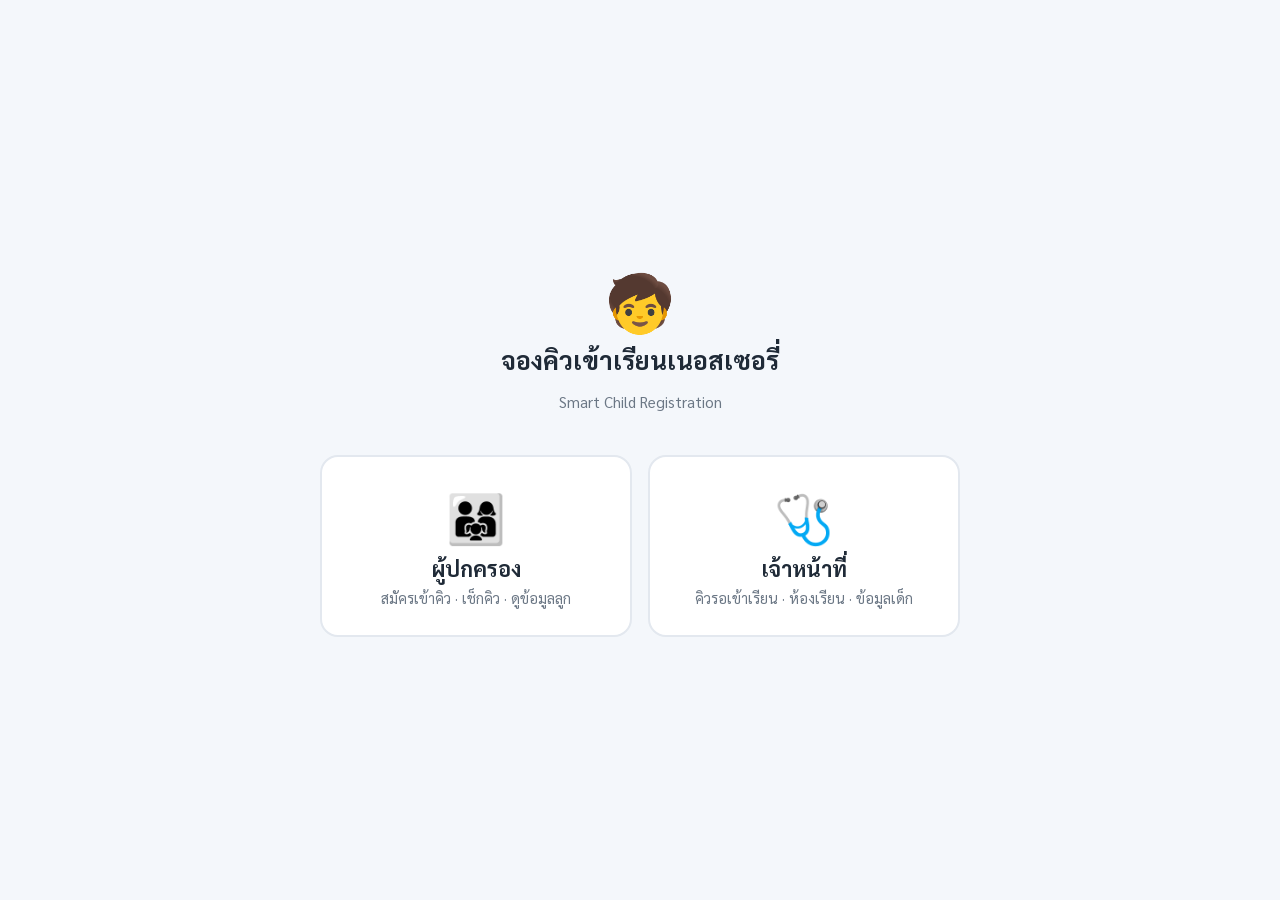
<file: docs/index.html>
<!doctype html>
<html lang="th">
<head>
  <meta charset="utf-8">
  <meta name="viewport" content="width=device-width, initial-scale=1">
  <title>จองคิวเนอสเซอรี่</title>
  <link rel="preconnect" href="https://fonts.googleapis.com">
  <link href="https://fonts.googleapis.com/css2?family=Sarabun:wght@400;500;600;700&display=swap" rel="stylesheet">
  <link rel="stylesheet" href="style.css">
</head>
<body>
  <main class="landing">
    <div class="landing-head">
      <div class="logo">🧒</div>
      <h1>จองคิวเข้าเรียนเนอสเซอรี่</h1>
      <p class="muted">Smart Child Registration</p>
    </div>
    <div class="landing-choices">
      <a class="choice" href="parent.html">
        <span class="choice-icon">👨‍👩‍👧</span>
        <b>ผู้ปกครอง</b>
        <span>สมัครเข้าคิว · เช็กคิว · ดูข้อมูลลูก</span>
      </a>
      <a class="choice staff" href="staff.html">
        <span class="choice-icon">🩺</span>
        <b>เจ้าหน้าที่</b>
        <span>คิวรอเข้าเรียน · ห้องเรียน · ข้อมูลเด็ก</span>
      </a>
    </div>
  </main>
</body>
</html>
</file>
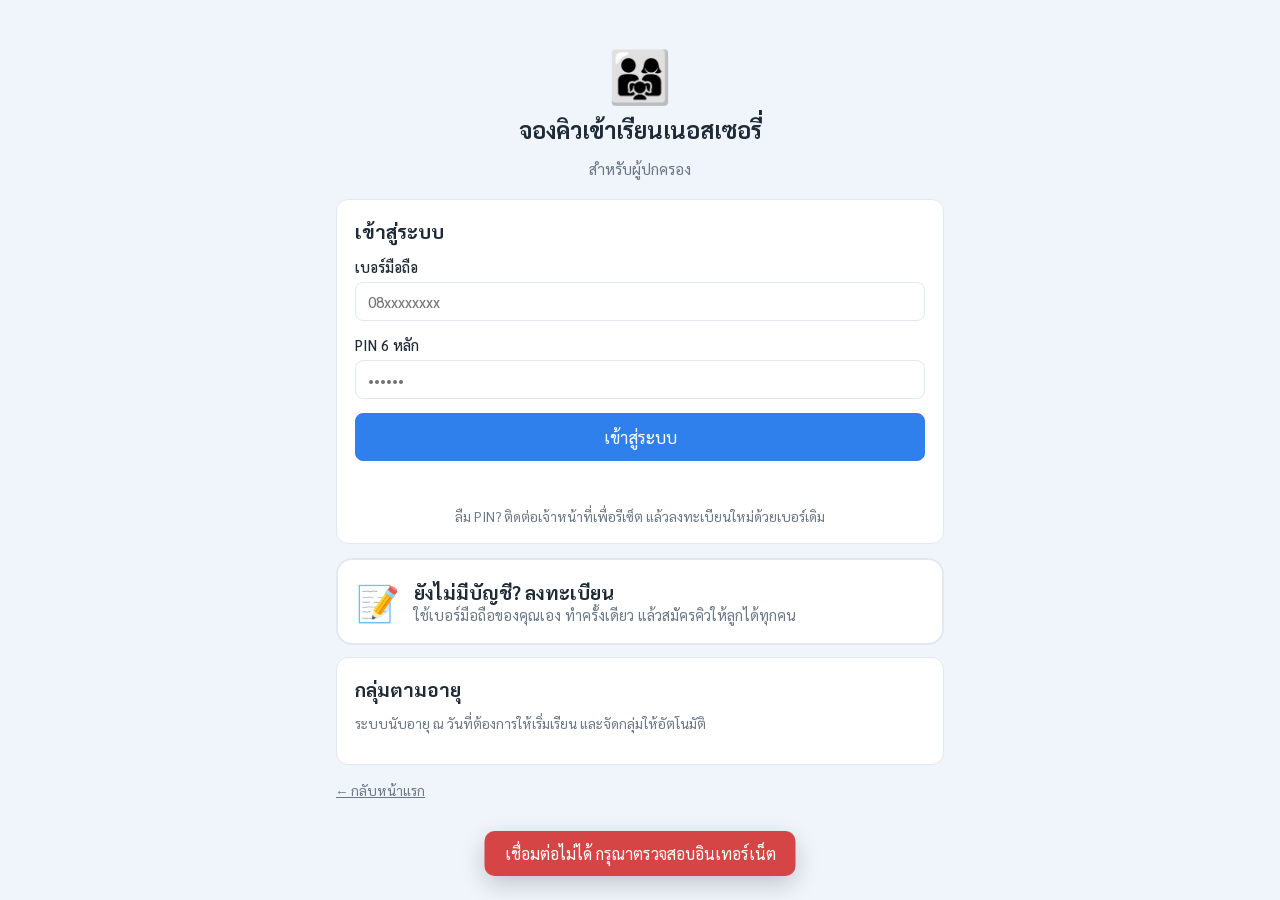
<file: docs/parent.html>
<!doctype html>
<html lang="th">
<head>
  <meta charset="utf-8">
  <meta name="viewport" content="width=device-width, initial-scale=1">
  <title>ผู้ปกครอง · จองคิวเนอสเซอรี่</title>
  <link rel="preconnect" href="https://fonts.googleapis.com">
  <link href="https://fonts.googleapis.com/css2?family=Sarabun:wght@400;500;600;700&display=swap" rel="stylesheet">
  <link rel="stylesheet" href="style.css">
</head>
<body class="parent">
  <div class="loading-bar"></div>

  <!-- เข้าสู่ระบบ -->
  <section id="screen-login" class="screen p-main" hidden>
    <div class="p-hero">
      <div class="logo">👨‍👩‍👧</div>
      <h1>จองคิวเข้าเรียนเนอสเซอรี่</h1>
      <p class="muted">สำหรับผู้ปกครอง</p>
    </div>
    <form id="login-form" class="card form">
      <h2>เข้าสู่ระบบ</h2>
      <label class="full">เบอร์มือถือ
        <input id="login-phone" type="tel" inputmode="numeric" autocomplete="tel" placeholder="08xxxxxxxx" maxlength="12" required>
      </label>
      <label class="full">PIN 6 หลัก
        <input id="login-pin" type="password" inputmode="numeric" autocomplete="current-password" maxlength="6" pattern="[0-9]{6}" placeholder="••••••" required>
      </label>
      <button class="btn primary lg full" type="submit">เข้าสู่ระบบ</button>
      <div id="login-msg" class="login-msg full"></div>
      <p class="hint full center">ลืม PIN? ติดต่อเจ้าหน้าที่เพื่อรีเซ็ต แล้วลงทะเบียนใหม่ด้วยเบอร์เดิม</p>
    </form>
    <button class="big-choice" data-screen="register">
      <span>📝</span><b>ยังไม่มีบัญชี? ลงทะเบียน</b><small>ใช้เบอร์มือถือของคุณเอง ทำครั้งเดียว แล้วสมัครคิวให้ลูกได้ทุกคน</small>
    </button>
    <div class="card">
      <h2>กลุ่มตามอายุ</h2>
      <div id="group-table"></div>
      <p class="hint">ระบบนับอายุ ณ วันที่ต้องการให้เริ่มเรียน และจัดกลุ่มให้อัตโนมัติ</p>
    </div>
    <a class="hint center" href="index.html">← กลับหน้าแรก</a>
  </section>

  <!-- ลงทะเบียนผู้ปกครอง -->
  <section id="screen-register" class="screen p-main" hidden>
    <button class="btn sm back" data-screen="login">← ย้อนกลับ</button>
    <form id="register-form" class="card form">
      <h2>ลงทะเบียนผู้ปกครอง</h2>
      <label class="full"><span>ชื่อ-นามสกุล <span class="req">*</span></span><input name="name" autocomplete="name" required></label>
      <label class="full"><span>เบอร์มือถือของคุณ <span class="req">*</span></span>
        <input name="phone" type="tel" inputmode="numeric" autocomplete="tel" placeholder="08xxxxxxxx" maxlength="12" required>
        <span class="hint">ใช้เบอร์นี้เข้าสู่ระบบ และเจ้าหน้าที่จะโทรติดต่อเมื่อมีที่ว่าง</span>
      </label>
      <label><span>ตั้ง PIN 6 หลัก <span class="req">*</span></span>
        <input name="pin" type="password" inputmode="numeric" autocomplete="new-password" maxlength="6" pattern="[0-9]{6}" placeholder="••••••" required>
      </label>
      <label><span>ยืนยัน PIN <span class="req">*</span></span>
        <input name="pin2" type="password" inputmode="numeric" autocomplete="new-password" maxlength="6" pattern="[0-9]{6}" placeholder="••••••" required>
      </label>
      <p class="hint full">PIN เป็นตัวเลข 6 หลัก ห้ามเดาง่าย เช่น 111111 หรือ 123456 จดไว้ให้ดี</p>
      <label class="full" id="verify-row" hidden><span>เลขบัตรประชาชน (หรือ HN) ของลูก <span class="req">*</span></span>
        <input name="verify" inputmode="numeric" autocomplete="off" placeholder="เพื่อยืนยันว่าเป็นผู้ปกครองของเด็กที่เคยสมัครด้วยเบอร์นี้">
      </label>
      <label class="full check-row">
        <input type="checkbox" name="consent" required>
        <span>ยินยอมให้เก็บข้อมูลของข้าพเจ้าและบุตรเพื่อใช้ในการพิจารณารับเด็กเข้าเรียนและติดต่อผู้ปกครองเท่านั้น</span>
      </label>
      <button type="submit" class="btn primary lg full">ลงทะเบียน</button>
      <div id="register-msg" class="login-msg full"></div>
    </form>
  </section>

  <!-- หน้าหลัก -->
  <section id="screen-home" class="screen" hidden>
    <header class="p-head">
      <div>
        <div class="p-name" id="p-name"></div>
        <div class="sub" id="p-sub"></div>
      </div>
      <div class="btns">
        <button class="btn sm" id="btn-pin">เปลี่ยน PIN</button>
        <button class="btn sm" id="btn-logout">ออก</button>
      </div>
    </header>
    <main class="p-main">
      <div id="notice"></div>
      <div id="children-list"></div>
      <button class="btn primary lg full-w" data-screen="add">+ เพิ่มลูก / สมัครเข้าคิว</button>
      <button class="btn full-w" id="btn-refresh" style="margin-top:10px">🔄 อัปเดตสถานะคิว</button>
    </main>
  </section>

  <!-- เพิ่มลูก -->
  <section id="screen-add" class="screen p-main" hidden>
    <button class="btn sm back" data-screen="home">← ย้อนกลับ</button>
    <form id="add-form" class="card form">
      <h2>ข้อมูลของลูก</h2>
      <label><span>ชื่อ <span class="req">*</span></span><input name="first_name" required></label>
      <label><span>นามสกุล <span class="req">*</span></span><input name="last_name" required></label>
      <label>ชื่อเล่น<input name="nickname"></label>
      <label>เพศ
        <select name="gender"><option value="">-</option><option>ชาย</option><option>หญิง</option></select>
      </label>
      <label><span>วันเกิด <span class="req">*</span></span><input type="date" name="birth_date" id="ap-birth" required></label>
      <label><span>เลขบัตรประชาชนของลูก <span class="req">*</span></span>
        <input name="citizen_id" inputmode="numeric" maxlength="17" placeholder="13 หลัก" required>
      </label>
      <label class="full">ประวัติแพ้ยา / แพ้อาหาร<input name="allergies" placeholder="ถ้าไม่มีให้เว้นว่าง"></label>
      <label class="full">โรคประจำตัว<input name="conditions" placeholder="ถ้าไม่มีให้เว้นว่าง"></label>
      <label>เกี่ยวข้องกับน้องเป็น
        <select name="parent_relation"><option value="">-</option><option>บิดา</option><option>มารดา</option><option>ปู่/ย่า/ตา/ยาย</option><option>ญาติ</option><option>ผู้ดูแล</option></select>
      </label>
      <label class="full">ที่อยู่<textarea name="address" rows="2"></textarea></label>

      <h2>การเข้าเรียน</h2>
      <label class="full"><span>วันที่ต้องการให้เริ่มเรียน <span class="req">*</span></span>
        <input type="date" name="start_date" id="ap-start" required>
      </label>
      <div class="full group-preview" id="ap-group">กรอกวันเกิดและวันเริ่มเรียน ระบบจะบอกว่าน้องอยู่กลุ่มไหน</div>
      <label class="full">หมายเหตุถึงเจ้าหน้าที่<textarea name="note" rows="2" placeholder="เช่น ต้องการเริ่มหลังลาคลอดครบ"></textarea></label>
      <label class="full check-row">
        <input type="checkbox" name="consent" required>
        <span>ยินยอมให้เก็บข้อมูลข้างต้นเพื่อใช้ในการพิจารณารับเด็กเข้าเรียนเท่านั้น</span>
      </label>
      <button type="submit" class="btn primary lg full">สมัครเข้าคิว</button>
    </form>
  </section>

  <!-- เปลี่ยน PIN -->
  <dialog id="pin-dialog">
    <form id="pin-form" class="form" style="grid-template-columns:1fr">
      <div class="dialog-head"><h2>เปลี่ยน PIN</h2><button type="button" class="icon-btn" data-close>✕</button></div>
      <label>PIN ใหม่ 6 หลัก<input id="new-pin" type="password" inputmode="numeric" maxlength="6" pattern="[0-9]{6}" required></label>
      <label>ยืนยัน PIN ใหม่<input id="new-pin2" type="password" inputmode="numeric" maxlength="6" pattern="[0-9]{6}" required></label>
      <div class="actions"><button type="button" class="btn" data-close>ยกเลิก</button><button class="btn primary" type="submit">บันทึก</button></div>
    </form>
  </dialog>

  <div id="toast" class="toast" hidden></div>
  <script src="config.js"></script>
  <script src="parent.js"></script>
</body>
</html>
</file>
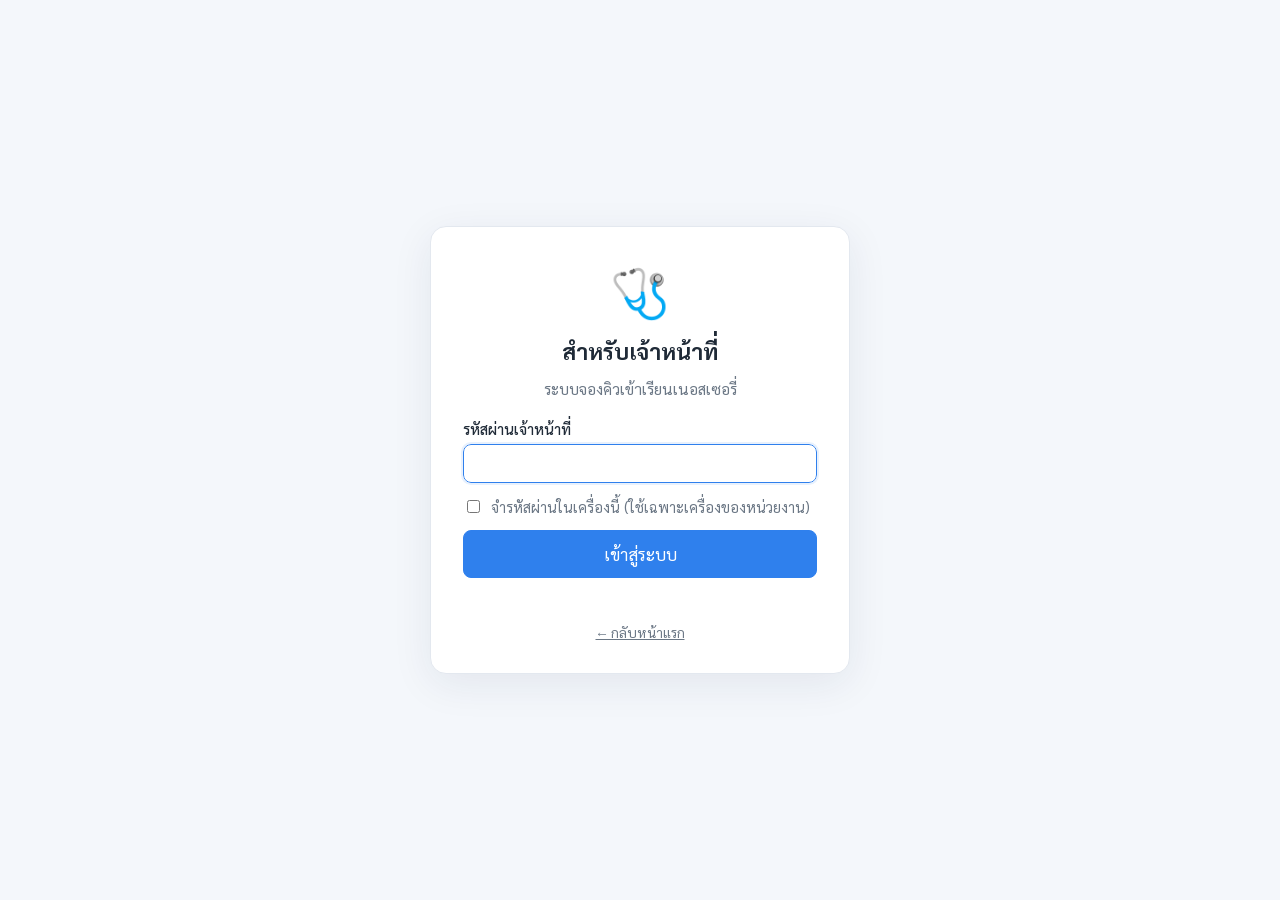
<file: docs/staff.html>
<!doctype html>
<html lang="th">
<head>
  <meta charset="utf-8">
  <meta name="viewport" content="width=device-width, initial-scale=1">
  <title>เจ้าหน้าที่ · จองคิวเนอสเซอรี่</title>
  <link rel="preconnect" href="https://fonts.googleapis.com">
  <link href="https://fonts.googleapis.com/css2?family=Sarabun:wght@400;500;600;700&display=swap" rel="stylesheet">
  <link rel="stylesheet" href="style.css">
</head>
<body>
  <div class="loading-bar"></div>
  <section id="login" class="login" hidden>
    <form id="login-form" class="login-card">
      <div class="logo">🩺</div>
      <h1>สำหรับเจ้าหน้าที่</h1>
      <p class="muted">ระบบจองคิวเข้าเรียนเนอสเซอรี่</p>
      <label id="login-url-row">URL ของ Apps Script
        <input id="login-url" placeholder="https://script.google.com/macros/s/.../exec" autocomplete="off">
      </label>
      <label>รหัสผ่านเจ้าหน้าที่
        <input id="login-key" type="password" required autocomplete="current-password">
      </label>
      <label class="check"><input type="checkbox" id="login-remember"> จำรหัสผ่านในเครื่องนี้ (ใช้เฉพาะเครื่องของหน่วยงาน)</label>
      <button class="btn primary lg" type="submit">เข้าสู่ระบบ</button>
      <div id="login-msg" class="login-msg"></div>
      <a class="hint center" href="index.html">← กลับหน้าแรก</a>
    </form>
  </section>

  <div id="app" hidden>
    <header class="topbar">
      <div class="brand">
        <span class="logo">🧒</span>
        <div>
          <div class="brand-title">จองคิวเนอสเซอรี่</div>
          <div class="brand-sub">สำหรับเจ้าหน้าที่</div>
        </div>
      </div>
      <nav class="tabs" id="tabs">
        <button data-view="queue" class="active">คิวรอเข้าเรียน</button>
        <button data-view="rooms">ห้องเรียน</button>
        <button data-view="children">ข้อมูลเด็ก</button>
        <button data-view="settings">ตั้งค่าห้อง</button>
        <button id="btn-logout" class="tab-logout">ออกจากระบบ</button>
      </nav>
    </header>

    <main>
      <!-- คิวรอเข้าเรียน -->
      <section id="view-queue" class="view active">
        <div class="stats" id="stats"></div>
        <div class="card">
          <div class="card-head">
            <div class="seg" id="q-group"></div>
            <select id="q-status">
              <option value="waiting">รอคิว</option>
              <option value="enrolled">เข้าเรียนแล้ว</option>
              <option value="cancelled">ยกเลิก</option>
              <option value="left">ออกแล้ว</option>
              <option value="">ทุกสถานะ</option>
            </select>
          </div>
          <div class="table-wrap"><table class="table" id="q-table"></table></div>
        </div>
      </section>

      <!-- ห้องเรียน -->
      <section id="view-rooms" class="view">
        <div class="rooms" id="rooms"></div>
      </section>

      <!-- ข้อมูลเด็ก -->
      <section id="view-children" class="view">
        <div class="card">
          <div class="card-head">
            <h2>ทะเบียนข้อมูลเด็ก</h2>
            <div class="row gap">
              <input type="search" id="child-search" placeholder="ค้นหา ชื่อ / HN / เลขบัตร / เบอร์โทร">
              <button class="btn primary" id="btn-new-child">+ เพิ่มเด็ก</button>
            </div>
          </div>
          <div class="table-wrap"><table class="table" id="child-table"></table></div>
        </div>
      </section>

      <!-- ตั้งค่าห้อง -->
      <section id="view-settings" class="view">
        <form class="card narrow" id="rooms-form">
          <h2>จำนวนที่นั่งของแต่ละห้อง</h2>
          <p class="sub">ตั้งน้อยกว่าจำนวนเด็กที่เรียนอยู่ไม่ได้</p>
          <div class="table-wrap"><table class="table" id="rooms-settings"></table></div>
          <div class="actions" style="margin-top:14px"><button class="btn primary" type="submit">บันทึก</button></div>
        </form>
      </section>
    </main>
  </div>

  <!-- ฟอร์มข้อมูลเด็ก -->
  <dialog id="child-dialog">
    <form id="child-form" class="form" method="dialog">
      <div class="dialog-head">
        <h2 id="child-dialog-title">เพิ่มเด็ก</h2>
        <button type="button" class="icon-btn" data-close>✕</button>
      </div>
      <fieldset>
        <legend>ข้อมูลเด็ก</legend>
        <label><span>ชื่อ <span class="req">*</span></span><input name="first_name" required></label>
        <label><span>นามสกุล <span class="req">*</span></span><input name="last_name" required></label>
        <label>ชื่อเล่น<input name="nickname"></label>
        <label>เพศ
          <select name="gender"><option value="">-</option><option>ชาย</option><option>หญิง</option></select>
        </label>
        <label><span>วันเกิด <span class="req">*</span></span><input type="date" name="birth_date" required></label>
        <label>เลขบัตรประชาชน<input name="citizen_id" inputmode="numeric" maxlength="17" placeholder="13 หลัก"></label>
        <label>กรุ๊ปเลือด
          <select name="blood_type"><option value="">ไม่ทราบ</option><option>A</option><option>B</option><option>AB</option><option>O</option></select>
        </label>
        <label>น้ำหนัก (กก.)<input type="number" step="0.1" min="0" name="weight"></label>
        <label>ส่วนสูง (ซม.)<input type="number" step="0.1" min="0" name="height"></label>
        <label class="full">ประวัติแพ้ยา / แพ้อาหาร<input name="allergies"></label>
        <label class="full">โรคประจำตัว<input name="conditions"></label>
      </fieldset>
      <fieldset>
        <legend>ผู้ปกครอง</legend>
        <label><span>ชื่อ-สกุลผู้ปกครอง <span class="req">*</span></span><input name="parent_name" required></label>
        <label>ความสัมพันธ์
          <select name="parent_relation"><option value="">-</option><option>บิดา</option><option>มารดา</option><option>ปู่/ย่า/ตา/ยาย</option><option>ญาติ</option><option>ผู้ดูแล</option></select>
        </label>
        <label><span>เบอร์โทร <span class="req">*</span></span><input name="parent_phone" inputmode="tel" required placeholder="08xxxxxxxx"></label>
        <label class="full">ที่อยู่<textarea name="address" rows="2"></textarea></label>
        <label class="full">หมายเหตุ<textarea name="note" rows="2"></textarea></label>
      </fieldset>
      <div class="actions">
        <button type="button" class="btn" data-close>ยกเลิก</button>
        <button type="submit" class="btn primary" value="save">บันทึก</button>
      </div>
    </form>
  </dialog>

  <!-- รายละเอียดเด็ก -->
  <dialog id="detail-dialog">
    <div class="dialog-head">
      <h2 id="detail-title"></h2>
      <button type="button" class="icon-btn" data-close>✕</button>
    </div>
    <div id="detail-body"></div>
  </dialog>

  <!-- เลือกห้อง -->
  <dialog id="room-dialog">
    <div class="dialog-head">
      <h2 id="room-title">เลือกห้อง</h2>
      <button type="button" class="icon-btn" data-close>✕</button>
    </div>
    <div class="room-pick" id="room-pick"></div>
  </dialog>

  <!-- เพิ่มเข้าคิว -->
  <dialog id="queue-dialog">
    <form id="queue-form" class="form">
      <div class="dialog-head">
        <h2 id="queue-title">เพิ่มเข้าคิว</h2>
        <button type="button" class="icon-btn" data-close>✕</button>
      </div>
      <label class="full">วันที่ต้องการให้เริ่มเรียน<input type="date" id="qd-start" required></label>
      <label class="full">หมายเหตุ<input id="qd-note"></label>
      <div class="actions"><button type="button" class="btn" data-close>ยกเลิก</button><button class="btn primary" type="submit">เพิ่มเข้าคิว</button></div>
    </form>
  </dialog>

  <div id="toast" class="toast" hidden></div>
  <script src="config.js"></script>
  <script src="app.js"></script>
</body>
</html>
</file>
<file: docs/style.css>
:root {
  --bg: #f4f7fb;
  --card: #ffffff;
  --text: #1f2a37;
  --muted: #6b7785;
  --line: #e3e8ef;
  --primary: #2f80ed;
  --primary-dark: #1c64c8;
  --primary-soft: #e8f1fd;
  --green: #1f9d6b;
  --green-soft: #e3f6ee;
  --amber: #c27c0e;
  --amber-soft: #fdf3e1;
  --red: #d64545;
  --red-soft: #fdeaea;
  --gray-soft: #eef1f5;
  --radius: 12px;
  font-family: 'Sarabun', system-ui, sans-serif;
  font-size: 16px;
  color: var(--text);
}
* { box-sizing: border-box; }
body { margin: 0; background: var(--bg); }
h2 { margin: 0; font-size: 1.2rem; }
a { color: var(--primary); }
.muted { color: var(--muted); font-weight: 400; font-size: .95rem; }
.row { display: flex; align-items: center; flex-wrap: wrap; }
.gap { gap: 8px; }

/* แถบบน */
.topbar {
  background: var(--card); border-bottom: 1px solid var(--line);
  display: flex; align-items: center; justify-content: space-between; flex-wrap: wrap;
  gap: 12px; padding: 12px 24px; position: sticky; top: 0; z-index: 5;
}
.brand { display: flex; align-items: center; gap: 10px; }
.logo { font-size: 2rem; }
.brand-title { font-weight: 700; font-size: 1.1rem; }
.brand-sub { color: var(--muted); font-size: .85rem; }
.tabs { display: flex; gap: 4px; flex-wrap: wrap; }
.tabs button, .tab-link {
  border: 0; background: none; padding: 8px 14px; border-radius: 8px; cursor: pointer;
  font: inherit; color: var(--muted); text-decoration: none;
}
.tabs button:hover, .tab-link:hover { background: var(--gray-soft); color: var(--text); }
.tabs button.active { background: var(--primary-soft); color: var(--primary-dark); font-weight: 600; }

main { max-width: 1200px; margin: 0 auto; padding: 24px; }
.view { display: none; }
.view.active { display: block; }

.card { background: var(--card); border: 1px solid var(--line); border-radius: var(--radius); padding: 20px; margin-bottom: 20px; }
.card.narrow { max-width: 760px; margin-inline: auto; }
.card-head { display: flex; justify-content: space-between; align-items: center; flex-wrap: wrap; gap: 12px; margin-bottom: 16px; }

/* สถิติ */
.stats { display: grid; grid-template-columns: repeat(auto-fit, minmax(170px, 1fr)); gap: 12px; margin-bottom: 20px; }
.stat { background: var(--card); border: 1px solid var(--line); border-radius: var(--radius); padding: 16px; }
.stat .v { font-size: 1.9rem; font-weight: 700; }
.stat .l { color: var(--muted); font-size: .9rem; }

/* ตาราง */
.table-wrap { overflow-x: auto; }
.table { width: 100%; border-collapse: collapse; }
.table th, .table td { text-align: left; padding: 10px 8px; border-bottom: 1px solid var(--line); vertical-align: middle; }
.table th { font-size: .85rem; color: var(--muted); font-weight: 600; white-space: nowrap; }
.table tr:hover td { background: #fafbfd; }
.table .empty { text-align: center; color: var(--muted); padding: 32px; }
.qno { font-weight: 700; font-size: 1.15rem; color: var(--primary-dark); }
.name-link { color: var(--text); font-weight: 600; cursor: pointer; text-decoration: none; }
.name-link:hover { color: var(--primary); }
.sub { color: var(--muted); font-size: .85rem; }
.allergy { color: var(--red); font-size: .85rem; font-weight: 600; }

.badge { display: inline-block; padding: 2px 10px; border-radius: 999px; font-size: .82rem; font-weight: 600; white-space: nowrap; }
.badge.waiting { background: var(--amber-soft); color: var(--amber); }
.badge.serving { background: var(--primary-soft); color: var(--primary-dark); }
.badge.done { background: var(--green-soft); color: var(--green); }
.badge.cancelled { background: var(--gray-soft); color: var(--muted); }

/* ปุ่ม */
.btn {
  font: inherit; border: 1px solid var(--line); background: var(--card); color: var(--text);
  padding: 8px 14px; border-radius: 8px; cursor: pointer; white-space: nowrap;
}
.btn:hover { background: var(--gray-soft); }
.btn.primary { background: var(--primary); border-color: var(--primary); color: #fff; }
.btn.primary:hover { background: var(--primary-dark); }
.btn.sm { padding: 4px 10px; font-size: .88rem; }
.btn.lg { padding: 12px 28px; font-size: 1.05rem; }
.btn.green { background: var(--green); border-color: var(--green); color: #fff; }
.btn.danger { color: var(--red); }
.btn.danger:hover { background: var(--red-soft); }
.btn:disabled { opacity: .5; cursor: not-allowed; }
.icon-btn { border: 0; background: none; font-size: 1.2rem; cursor: pointer; color: var(--muted); padding: 4px 8px; border-radius: 6px; }
.icon-btn:hover { background: var(--gray-soft); }
.btns { display: flex; gap: 6px; flex-wrap: wrap; }

/* ฟอร์ม */
input, select, textarea {
  font: inherit; width: 100%; padding: 9px 12px; border: 1px solid var(--line);
  border-radius: 8px; background: #fff; color: var(--text);
}
input:focus, select:focus, textarea:focus { outline: 2px solid var(--primary-soft); border-color: var(--primary); }
.card-head input, .card-head select { width: auto; min-width: 160px; }
#child-search { min-width: 300px; }
.form { display: grid; grid-template-columns: 1fr 1fr; gap: 14px 16px; }
.form label, .form .label { display: flex; flex-direction: column; gap: 6px; font-size: .92rem; font-weight: 500; }
.form .full, .form fieldset, .form .actions, .form .dialog-head { grid-column: 1 / -1; }
.form h2 { grid-column: 1 / -1; }
#booking-form { margin-top: 16px; }
fieldset { border: 1px solid var(--line); border-radius: 10px; display: grid; grid-template-columns: repeat(3, 1fr); gap: 12px 14px; padding: 14px; margin: 0; }
fieldset .full { grid-column: 1 / -1; }
legend { font-weight: 700; padding: 0 6px; color: var(--primary-dark); }
.req { color: var(--red); }
.hint { font-size: .85rem; color: var(--muted); font-weight: 400; }
.actions { display: flex; justify-content: flex-end; gap: 8px; }

/* ช่วงเวลา */
.slots { display: grid; grid-template-columns: repeat(auto-fill, minmax(110px, 1fr)); gap: 8px; }
.slot {
  font: inherit; border: 1px solid var(--line); border-radius: 10px; background: #fff; padding: 10px 6px;
  cursor: pointer; text-align: center;
}
.slot b { display: block; font-size: 1.05rem; }
.slot span { font-size: .8rem; color: var(--muted); }
.slot:hover:not(:disabled) { border-color: var(--primary); }
.slot.selected { background: var(--primary); border-color: var(--primary); color: #fff; }
.slot.selected span { color: #dce9fb; }
.slot:disabled { background: var(--gray-soft); cursor: not-allowed; color: var(--muted); }

/* ค้นหาเด็กในหน้าจองคิว */
.picker { position: relative; }
.picker-list {
  position: absolute; left: 0; right: 0; top: calc(100% + 4px); background: #fff; border: 1px solid var(--line);
  border-radius: 10px; box-shadow: 0 8px 24px rgba(20,40,80,.12); max-height: 280px; overflow-y: auto; z-index: 10;
}
.picker-item { padding: 10px 12px; cursor: pointer; border-bottom: 1px solid var(--line); font-weight: 400; }
.picker-item:last-child { border-bottom: 0; }
.picker-item:hover { background: var(--primary-soft); }
.picked {
  display: flex; justify-content: space-between; align-items: center; gap: 12px;
  background: var(--primary-soft); border-radius: 10px; padding: 10px 14px; font-weight: 400;
}

/* dialog */
dialog { border: 0; border-radius: 16px; padding: 22px; width: min(860px, 94vw); max-height: 92vh; box-shadow: 0 20px 60px rgba(0,0,0,.25); }
dialog::backdrop { background: rgba(15,25,40,.45); }
.dialog-head { display: flex; justify-content: space-between; align-items: center; margin-bottom: 8px; }
.info-grid { display: grid; grid-template-columns: repeat(3, 1fr); gap: 10px 16px; margin: 12px 0 18px; }
.info-grid div { font-size: .95rem; }
.info-grid .k { display: block; color: var(--muted); font-size: .8rem; }
.info-grid .full { grid-column: 1 / -1; }
.alert { background: var(--red-soft); color: var(--red); border-radius: 10px; padding: 10px 14px; font-weight: 600; margin-bottom: 12px; }
h3 { font-size: 1rem; margin: 18px 0 8px; }

.toast {
  position: fixed; bottom: 24px; left: 50%; transform: translateX(-50%); background: #1f2a37; color: #fff;
  padding: 12px 20px; border-radius: 10px; z-index: 100; box-shadow: 0 8px 24px rgba(0,0,0,.2); max-width: 90vw;
}
.toast.error { background: var(--red); }
.toast.ok { background: var(--green); }

@media (max-width: 720px) {
  main { padding: 16px; }
  .topbar { padding: 10px 16px; }
  .form, fieldset, .info-grid { grid-template-columns: 1fr; }
  #child-search, .card-head input, .card-head select { min-width: 0; width: 100%; }
  .card-head .row { width: 100%; }
}

@media print {
  .topbar, .btns, .actions, .icon-btn { display: none !important; }
}

/* เข้าสู่ระบบ */
[hidden] { display: none !important; }
.login { min-height: 100vh; display: grid; place-items: center; padding: 16px; }
.login-card {
  background: var(--card); border: 1px solid var(--line); border-radius: 16px; padding: 32px;
  width: min(420px, 100%); display: flex; flex-direction: column; gap: 14px; box-shadow: 0 10px 40px rgba(20,40,80,.08);
}
.login-card .logo { font-size: 3rem; text-align: center; }
.login-card h1 { margin: 0; text-align: center; font-size: 1.4rem; }
.login-card p { margin: 0 0 6px; text-align: center; }
.login-card label { display: flex; flex-direction: column; gap: 6px; font-weight: 500; font-size: .92rem; }
.login-card label.check { flex-direction: row; align-items: center; gap: 8px; font-weight: 400; color: var(--muted); }
.login-card label.check input { width: auto; }
.login-msg { color: var(--red); text-align: center; min-height: 1.2em; font-size: .92rem; }
.tab-logout { color: var(--red) !important; }

/* แถบโหลด (Google Sheet ตอบช้ากว่าปกติ 1–3 วินาที) */
.loading-bar { position: fixed; top: 0; left: 0; height: 3px; width: 0; background: var(--primary); z-index: 200; opacity: 0; }
body.loading .loading-bar { opacity: 1; animation: load 2s ease-out forwards; }
body.loading { cursor: progress; }
@keyframes load { from { width: 0; } to { width: 85%; } }

/* หน้าแรก: เลือกผู้ปกครอง / เจ้าหน้าที่ */
.landing { min-height: 100vh; display: flex; flex-direction: column; justify-content: center; align-items: center; gap: 28px; padding: 24px 16px; }
.landing-head { text-align: center; }
.landing-head .logo { font-size: 3.5rem; }
.landing-head h1 { margin: 6px 0 2px; font-size: 1.6rem; }
.landing-choices { display: grid; grid-template-columns: repeat(auto-fit, minmax(240px, 1fr)); gap: 16px; width: min(640px, 100%); }
.choice {
  display: flex; flex-direction: column; align-items: center; gap: 6px; text-align: center; text-decoration: none; color: var(--text);
  background: var(--card); border: 2px solid var(--line); border-radius: 18px; padding: 28px 20px; transition: border-color .15s, transform .15s;
}
.choice:hover { border-color: var(--primary); transform: translateY(-2px); }
.choice-icon { font-size: 3rem; }
.choice b { font-size: 1.35rem; }
.choice span:last-child { color: var(--muted); font-size: .92rem; }
.choice.staff:hover { border-color: var(--green); }
.hint.center { text-align: center; margin: 0; }

/* หน้าผู้ปกครอง */
body.parent { background: #f0f5fc; }
.p-head { display: flex; justify-content: space-between; align-items: center; gap: 12px; padding: 16px; background: var(--primary); color: #fff; }
.p-head .sub { color: #dce9fb; }
.p-name { font-size: 1.3rem; font-weight: 700; }
.p-tabs { display: grid; grid-template-columns: repeat(3, 1fr); background: var(--card); border-bottom: 1px solid var(--line); position: sticky; top: 0; z-index: 5; }
.p-tabs button { font: inherit; border: 0; background: none; padding: 12px 4px; color: var(--muted); border-bottom: 3px solid transparent; cursor: pointer; }
.p-tabs button.active { color: var(--primary-dark); border-bottom-color: var(--primary); font-weight: 600; }
.p-main { max-width: 640px; margin: 0 auto; padding: 16px; }
.p-main .card { padding: 18px; margin-bottom: 14px; }
.p-main .form { grid-template-columns: 1fr; }
.p-main h2 { margin-bottom: 10px; }
.full-w { width: 100%; }
.q-card { border-left: 5px solid var(--amber); }
.q-card.serving { border-left-color: var(--primary); }
.q-top { display: flex; justify-content: space-between; align-items: flex-start; }
.q-label { color: var(--muted); font-size: .85rem; }
.q-no { font-size: 3rem; font-weight: 800; line-height: 1; color: var(--primary-dark); }
.q-when { font-weight: 600; margin-top: 10px; }
.q-live { margin-top: 12px; background: var(--amber-soft); color: #7a4d06; border-radius: 10px; padding: 10px 12px; }
.q-live.go { background: var(--primary); color: #fff; font-weight: 700; animation: pulse 1.5s ease-in-out infinite; }
@keyframes pulse { 50% { opacity: .75; } }
.q-cancel { margin-top: 12px; }
.empty-card { text-align: center; color: var(--muted); }
.h-row { display: flex; justify-content: space-between; align-items: center; gap: 12px; padding: 12px 0; border-bottom: 1px solid var(--line); }
.h-row:last-child { border-bottom: 0; }
.p-main .info-grid { grid-template-columns: repeat(2, 1fr); }
.p-main .slots { grid-template-columns: repeat(auto-fill, minmax(88px, 1fr)); }

/* ---------- เนอสเซอรี่: เจ้าหน้าที่ ---------- */
.stat .v small { font-size: .9rem; font-weight: 500; color: var(--muted); }
.stat .l b { color: var(--text); }
.seg { display: inline-flex; border: 1px solid var(--line); border-radius: 10px; overflow: hidden; flex-wrap: wrap; }
.seg button { font: inherit; border: 0; background: var(--card); padding: 8px 14px; cursor: pointer; color: var(--muted); }
.seg button + button { border-left: 1px solid var(--line); }
.seg button.active { background: var(--primary); color: #fff; font-weight: 600; }
.group-title { margin: 8px 0 12px; }
.room-grid { display: grid; grid-template-columns: repeat(auto-fill, minmax(300px, 1fr)); gap: 16px; margin-bottom: 24px; }
.room-card { margin: 0; }
.room-card .card-head { margin-bottom: 10px; }
.meter { height: 8px; background: var(--gray-soft); border-radius: 99px; overflow: hidden; margin-bottom: 8px; }
.meter span { display: block; height: 100%; background: var(--green); }
.room-pick { display: grid; grid-template-columns: repeat(auto-fill, minmax(150px, 1fr)); gap: 10px; margin-top: 10px; }
.room-btn { font: inherit; display: flex; flex-direction: column; gap: 2px; text-align: left; padding: 14px; border: 1px solid var(--line); border-radius: 12px; background: #fff; cursor: pointer; }
.room-btn b { font-size: 1.15rem; }
.room-btn span { font-size: .85rem; color: var(--muted); }
.room-btn.same { border-color: var(--primary); background: var(--primary-soft); }
.room-btn:hover:not(:disabled) { border-color: var(--green); }
.room-btn:disabled { opacity: .5; cursor: not-allowed; }
#room-dialog, #queue-dialog { width: min(560px, 94vw); }
#queue-dialog .form { grid-template-columns: 1fr; }

/* ---------- เนอสเซอรี่: ผู้ปกครอง ---------- */
.p-hero { text-align: center; margin: 24px 0 20px; }
.p-hero .logo { font-size: 3.2rem; }
.p-hero h1 { margin: 6px 0 2px; font-size: 1.45rem; }
.big-choice {
  font: inherit; width: 100%; display: grid; grid-template-columns: auto 1fr; grid-template-rows: auto auto; column-gap: 14px;
  align-items: center; text-align: left; background: var(--card); border: 2px solid var(--line); border-radius: 16px;
  padding: 18px; margin-bottom: 12px; cursor: pointer; color: var(--text);
}
.big-choice:hover { border-color: var(--primary); }
.big-choice span { grid-row: 1 / 3; font-size: 2.2rem; }
.big-choice b { font-size: 1.2rem; }
.big-choice small { color: var(--muted); font-size: .9rem; }
.back { margin-bottom: 12px; }
.p-main .form h2 { grid-column: 1 / -1; margin: 8px 0 0; }
.p-main .form h2:first-child { margin-top: 0; }
@media (min-width: 560px) { .p-main #apply-form { grid-template-columns: 1fr 1fr; } }
.group-preview { background: var(--gray-soft); border-radius: 10px; padding: 12px 14px; color: var(--muted); font-size: .95rem; }
.group-preview.ok { background: var(--green-soft); color: #11603f; }
.group-preview.bad { background: var(--red-soft); color: var(--red); }
.check-row { flex-direction: row !important; align-items: flex-start; gap: 10px !important; font-weight: 400 !important; }
.check-row input { width: auto; margin-top: 4px; }
.success-card { background: var(--green-soft); border-color: #bfe8d4; color: #11603f; }
.q-card.serving { border-left-color: var(--green); }
.q-card.serving .q-no { color: var(--green); }
.q-card .q-live.go { background: var(--green); animation: none; }

/* บัญชีผู้ปกครอง: การ์ดลูกแต่ละคน */
.p-head .btns .btn { background: rgba(255,255,255,.15); color: #fff; border-color: rgba(255,255,255,.35); }
.kid-head b { font-size: 1.2rem; }
.q-card.none { border-left-color: var(--line); }
.reapply { display: grid; gap: 10px; margin-top: 12px; }
.kid-hist { margin-top: 12px; }
.kid-hist summary { cursor: pointer; color: var(--muted); font-size: .92rem; }
.p-head .btns { flex-wrap: nowrap; flex-shrink: 0; }
</file>
